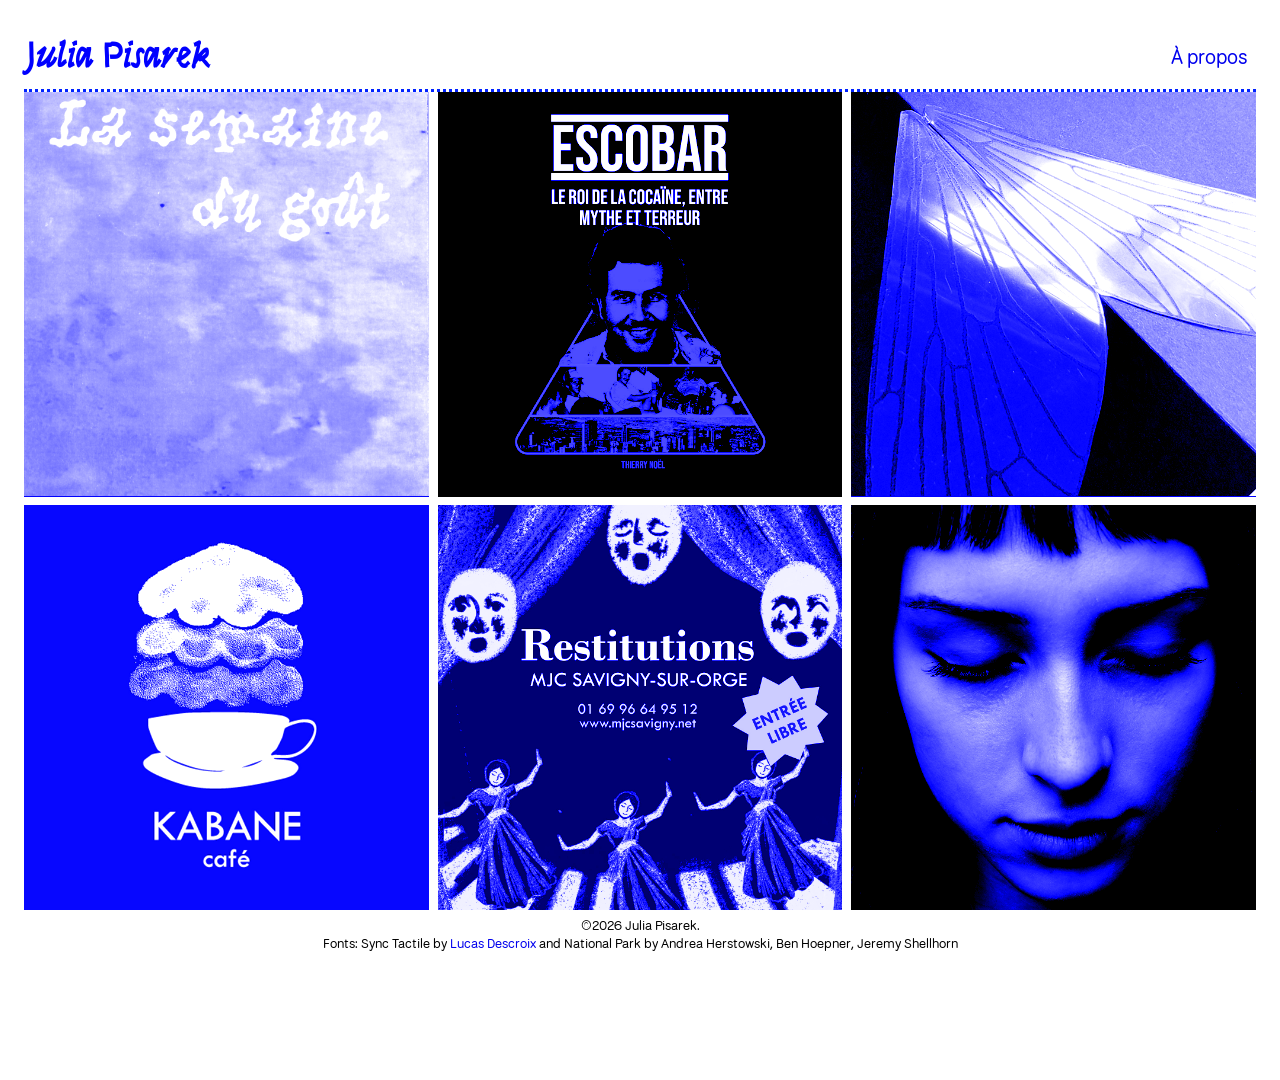
<file: index.html>
<!DOCTYPE html>
<html lang="fr">
<head>
    <meta charset="UTF-8">
    <meta name="viewport" content="width=device-width, initial-scale=1.0">
    <title>Julisarek portfolio</title>
    <link rel="icon" type="image/x-icon" href="image/image/logo.ico">
    <link rel="stylesheet" href="style.css">
</head>
<body>
    <header>
        <h1>Julia Pisarek</h1>
        <nav>
        
            
            
                <a class="apropos-text" href="apropos.html">À propos</a>
        
        </nav>
     
    </header>
    <main>
    <div class="grid portfolio-grid">
   
            <a class="image-container" href="semainedugout.html">
                <img src="minia/depliant.jpg" alt="Dépliant" width="200" height="148">
                <div class="overlay"></div>
                <p class="image-text">Dépliant</p>
            </a>
            <a class="image-container" href="gangster.html">
                <img src="minia/gangster.jpg" alt="Gangster" width="200" height="148">
                <div class="overlay"></div>
                <p class="image-text">Gangster</p>
            </a>
            <a class="image-container" href="mouche.html">
                <img src="minia/livre.jpg" alt="Livre" width="200" height="148">
                <div class="overlay"></div>
                <p class="image-text">Livre</p>
            </a>
            <a class="image-container" href="kabanecafee.html">
                <img src="minia/kabane.jpg" alt="identité visuelle" width="200" height="148">
                <div class="overlay"></div>
                <p class="image-text">Identité Visuelle</p>
            </a>
            <a class="image-container" href="restitution.html">
                <img src="minia/stage.jpg" alt="Affiche" width="200" height="148">
                <div class="overlay"></div>
                <p class="image-text">Affiche</p>
            </a>
            <a class="image-container" href="photo.html">
                <img src="minia/photo.jpg" alt="Photo" width="200" height="148">
                <div class="overlay"></div>
                <p class="image-text">Photo</p>
            </a>
    
    </div>
    
    </main>
   <footer>
    <small>©2026 Julia Pisarek.
        <br>
        Fonts: Sync Tactile by <a href="https://www.lucasdescroix.fr/" target="_blank" rel="noopener noreferrer">Lucas Descroix</a>  and National Park by Andrea Herstowski, Ben Hoepner, Jeremy Shellhorn</small>
  </footer>
    <div class="spacer"></div>
</body>
</html>
</file>
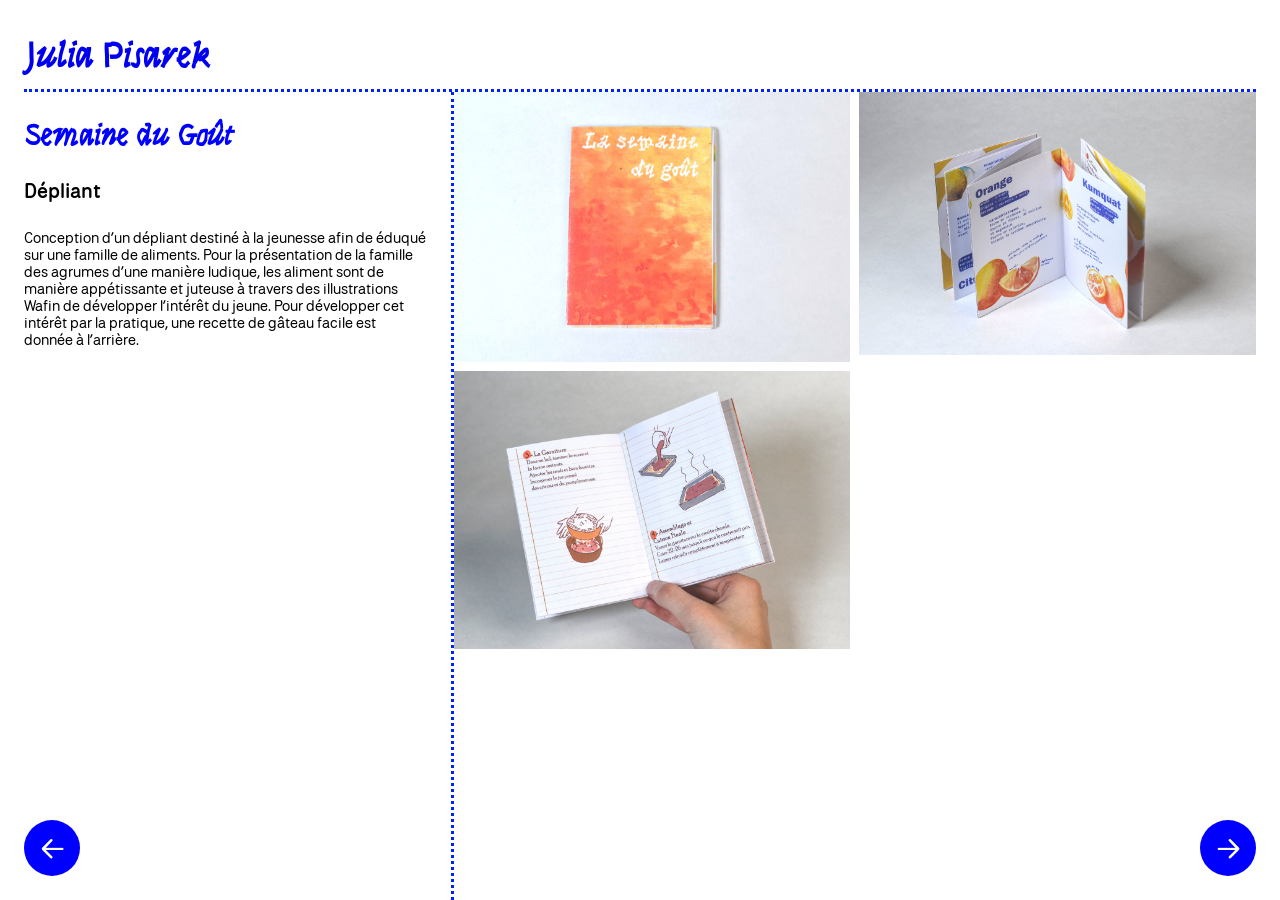
<file: Agrume.html>
<!DOCTYPE html>
<html lang="fr">
<head>
    <meta charset="UTF-8">
    <meta name="viewport" content="width=device-width, initial-scale=1.0">
    <title>Semaine du Goût</title>
    <link rel="icon" type="image/x-icon" href="image/image/logo.ico">
    <link rel="icon" type="image/x-icon" href="image/image/logo.ico">
    <link rel="stylesheet" href="style.css">
</head>
<body class="project-page">
    <header>
     <h1>
        <a href="index.html">Julia Pisarek</a>
    </h1>
    </header>
    

    <div class="contenu-projet">
    <div class="texte-projet">
    <h2>Semaine du Goût</h2>
    <h4>Dépliant</h4>
    <p>Conception d’un dépliant destiné à la jeunesse afin de éduqué sur une famille de aliments. 
Pour la présentation de la famille des agrumes d’une manière ludique, les aliment sont de manière appétissante et juteuse à travers des illustrations Wafin de développer l’intérêt du jeune. Pour développer cet intérêt par la pratique, une recette de gâteau facile est donnée à l’arrière.</p>
    </div>
    <main>
    <div class="grid">
        <img src="image/agrume/couverture.jpg" alt="riso" width="200" height="148">
  
        <img src="image/agrume/agrumer3.jpg" alt="edition" width="200" height="148">
 
        <img src="image/agrume/agrumer1.jpg" alt="riso" width="200" height="148">
  

        
    
    
    </div>

    </main>
    </div>
    <button class="previous-project" type="button" aria-label="Projet précédent : Portrait" onclick="goToNextProject('photo.html')">&#8592;</button>
    <button class="next-project" type="button" aria-label="Projet suivant : Gangster" onclick="goToNextProject('gangster.html')">&#8594;</button>
    <script>
        function goToNextProject(page) {
            window.location.href = page;
        }
    </script>
   
    
</body>
</html>
</file>
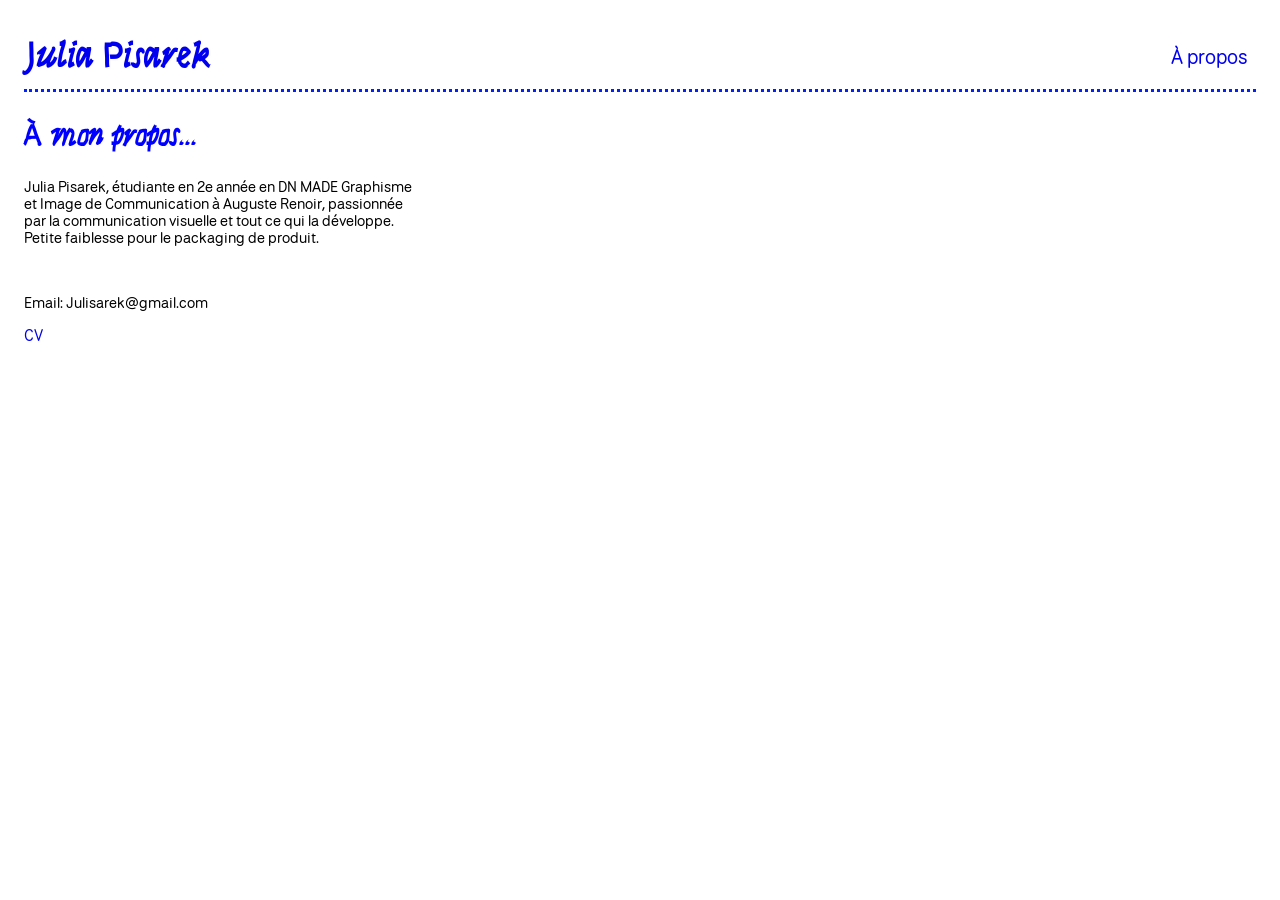
<file: apropos.html>
<!DOCTYPE html>
<html lang="fr">
<head>
    <meta charset="UTF-8">
    <meta name="viewport" content="width=device-width, initial-scale=1.0">
    <title>À propos</title>
    <link rel="icon" type="image/x-icon" href="image/image/logo.ico">
    <link rel="stylesheet" href="style.css">
</head>
<body>

    <header>
    
     <h1>
        <a href="index.html">Julia Pisarek</a>
    </h1>
  <nav>
        
            
            
                <a class="apropos-text" href="apropos.html">À propos</a>
        
        </nav>
    
    </header>
    <div class="contenu-projet">
    <div class="texte-projet">
    <h2>À mon propos...</h2>
    
    <p>Julia Pisarek, étudiante en 2e année en DN MADE Graphisme et Image de Communication à Auguste Renoir, passionnée par la communication visuelle et tout ce qui la développe. Petite faiblesse pour le packaging de produit. </p>
    <br>
    <p>Email: Julisarek@gmail.com</p>
    <a href="juliapisarek-cv.pdf" target="_blank">CV</a>
   
    
</body>
</html>
</file>
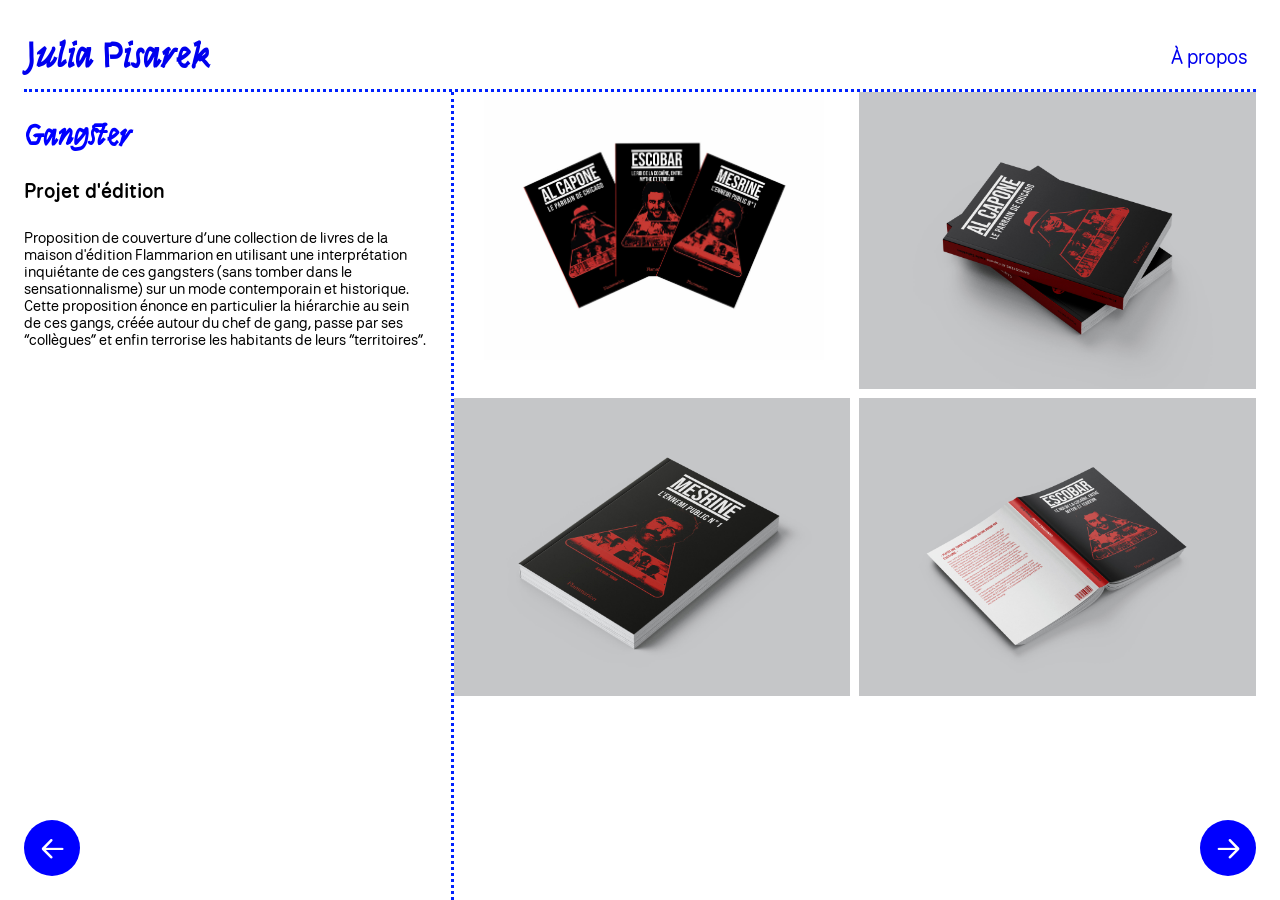
<file: gangster.html>
<!DOCTYPE html>
<html lang="fr">
<head>
    <meta charset="UTF-8">
    <meta name="viewport" content="width=device-width, initial-scale=1.0">
    <title>Gangster</title>
    <link rel="icon" type="image/x-icon" href="image/image/logo.ico">
    <link rel="stylesheet" href="style.css">
</head>
<body class="project-page">

    <header>
    
     <h1>
        <a href="index.html">Julia Pisarek</a>
    </h1>
    <nav>
        
            
            
                <a class="apropos-text" href="apropos.html">À propos</a>
        
        </nav>
    
    </header>
    <div class="contenu-projet">
    <div class="texte-projet">
    <h2>Gangster</h2>
    <h4>Projet d'édition</h4>
    <p>Proposition de couverture d’une collection de livres de la maison d'édition Flammarion en utilisant une interprétation inquiétante de ces gangsters (sans tomber dans le sensationnalisme) sur un mode contemporain et historique.
Cette proposition énonce en particulier la hiérarchie au sein de ces gangs, créée autour du chef de gang, passe par ses “collègues” et enfin terrorise les habitants de leurs “territoires”.
 </p>
    </div>
    <main>
    <div class="grid">

        <img src="minia/gangsterr/laserie.jpg" alt="collection" width="200" height="148">

        <img src="minia/gangsterr/freebookmockup5resultat.jpg" alt="couverture Al capone" width="200" height="148">
  
        <img src="minia/gangsterr/freebookmockup4resultat.jpg" alt="couverture Mesrin" width="200" height="148">
        <a>
        <img src="minia/gangsterr/freebookmockup7escoresultat.jpg" alt="couverture Escobar" width="200" height="148">
        </a>
  
    </div>
    </main>
    </nav>
    </div>
    <button class="previous-project" type="button" aria-label="Projet précédent : Semaine du Goût" onclick="goToNextProject('semainedugout.html')">&#8592;</button>
    <button class="next-project" type="button" aria-label="Projet suivant : Mouche" onclick="goToNextProject('mouche.html')">&#8594;</button>
    <script>
        function goToNextProject(page) {
            window.location.href = page;
        }
    </script>
   
    
</body>
</html>
</file>
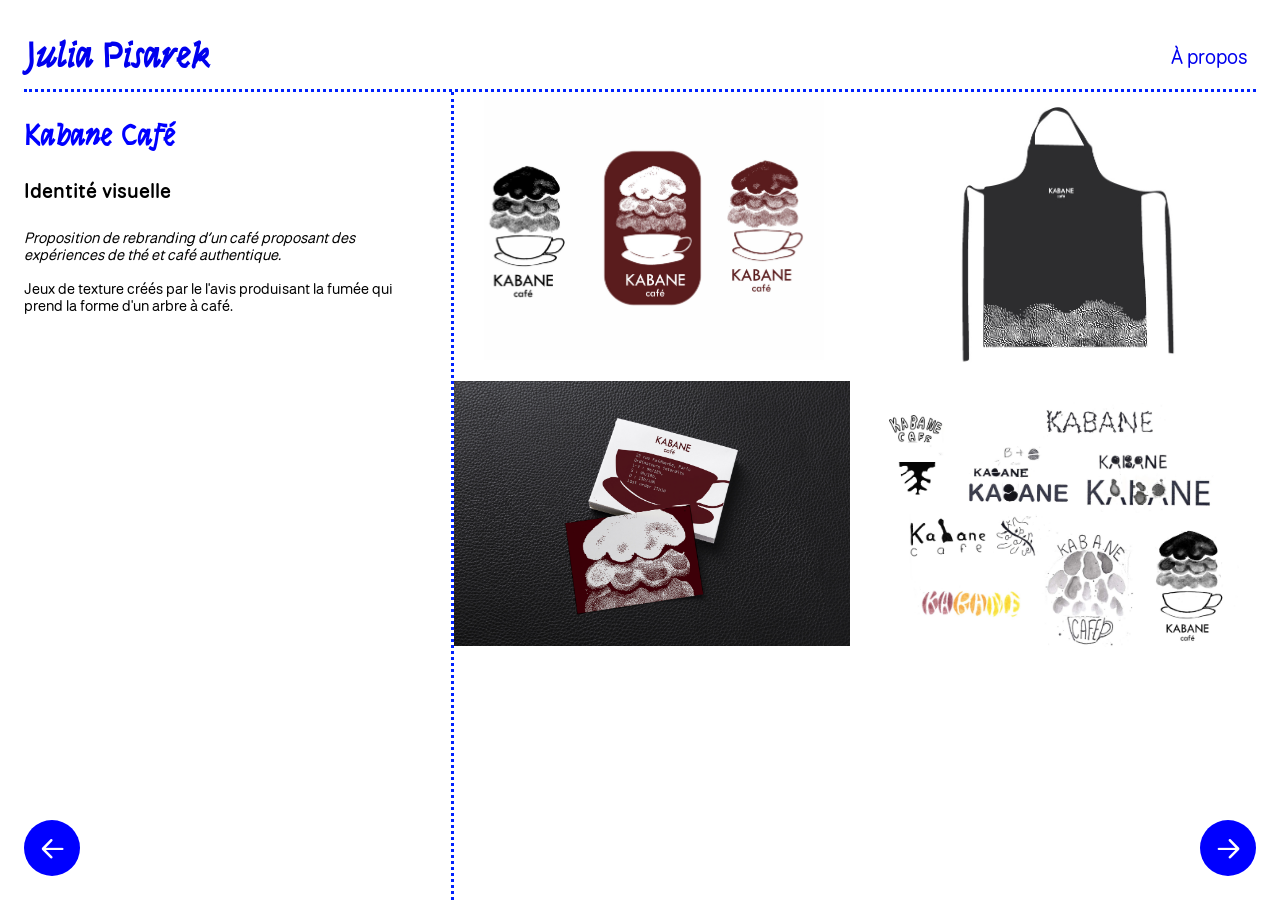
<file: Kabane.html>
<!DOCTYPE html>
<html lang="fr">
<head>
    <meta charset="UTF-8">
    <meta name="viewport" content="width=device-width, initial-scale=1.0">
    <title>kabane Café</title>
    <link rel="icon" type="image/x-icon" href="image/image/logo.ico">
    <link rel="stylesheet" href="style.css">
</head>
<body class="project-page">

    <header>
    
     <h1>
        <a href="index.html">Julia Pisarek</a>
    </h1>
  <nav>
        
            
            
                <a class="apropos-text" href="apropos.html">À propos</a>
        
        </nav>
    </header>
    <div class="contenu-projet">
    <div class="texte-projet">
    <h2>Kabane Café</h2>
    <h4>Identité visuelle</h4>
    <p><i>Proposition de rebranding d’un café proposant des expériences de thé et café authentique.</i>
        <br>
        <br>
Jeux de texture créés par le l'avis produisant la fumée qui prend la forme d'un arbre à café.</p>
    </div>
    <main>
    <div class="grid">

        <img src="image/agrume/plandetravail1.jpg" alt="riso" width="200" height="148">

        <img src="image/agrume/tabliermotif1.jpg" alt="riso" width="200" height="148">
  
        
 
        <img src="minia/agrume/cartesdevisitevuedessus.jpg" alt="riso" width="200" height="148">
        <img src="image/agrume/kabanecafe.jpg" alt="riso" width="200" height="148">
  
    </div>
    </main>
    </nav>
    </div>
    <button class="previous-project" type="button" aria-label="Projet précédent : Mouche" onclick="goToNextProject('mouche.html')">&#8592;</button>
    <button class="next-project" type="button" aria-label="Projet suivant : Restitution" onclick="goToNextProject('restitution.html')">&#8594;</button>
    <script>
        function goToNextProject(page) {
            window.location.href = page;
        }
    </script>
   
    
</body>
</html>
</file>
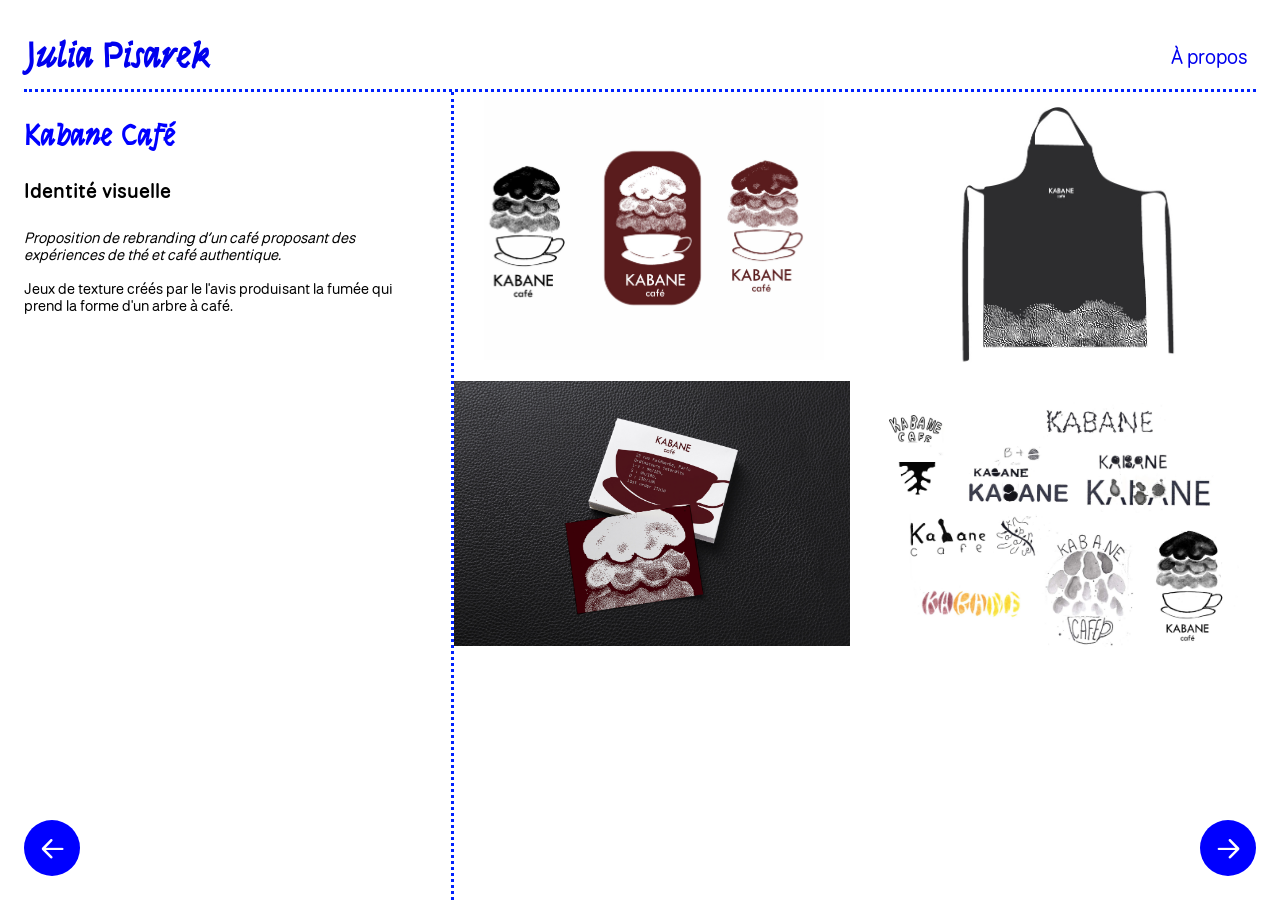
<file: kabanecafee.html>
<!DOCTYPE html>
<html lang="fr">
<head>
    <meta charset="UTF-8">
    <meta name="viewport" content="width=device-width, initial-scale=1.0">
    <title>kabane Café</title>
    <link rel="icon" type="image/x-icon" href="image/image/logo.ico">
    <link rel="stylesheet" href="style.css">
</head>
<body class="project-page">

    <header>
    
     <h1>
        <a href="index.html">Julia Pisarek</a>
    </h1>
  <nav>
        
            
            
                <a class="apropos-text" href="apropos.html">À propos</a>
        
        </nav>
    </header>
    <div class="contenu-projet">
    <div class="texte-projet">
    <h2>Kabane Café</h2>
    <h4>Identité visuelle</h4>
    <p><i>Proposition de rebranding d’un café proposant des expériences de thé et café authentique.</i>
        <br>
        <br>
Jeux de texture créés par le l'avis produisant la fumée qui prend la forme d'un arbre à café.</p>
    </div>
    <main>
    <div class="grid">

        <img src="image/agrume/plandetravail1.jpg" alt="logotype" width="200" height="148">

        <img src="image/agrume/tabliermotif1.jpg" alt="mock-up tablier" width="200" height="148">
  
        
 
        <img src="minia/agrume/cartesdevisitevuedessus.jpg" alt="carte de visite" width="200" height="148">
        <img src="image/agrume/kabanecafe.jpg" alt="recherche" width="200" height="148">
  
    </div>
    </main>
    </nav>
    </div>
    <button class="previous-project" type="button" aria-label="Projet précédent : Mouche" onclick="goToNextProject('mouche.html')">&#8592;</button>
    <button class="next-project" type="button" aria-label="Projet suivant : Restitution" onclick="goToNextProject('restitution.html')">&#8594;</button>
    <script>
        function goToNextProject(page) {
            window.location.href = page;
        }
    </script>
   
    
</body>
</html>
</file>
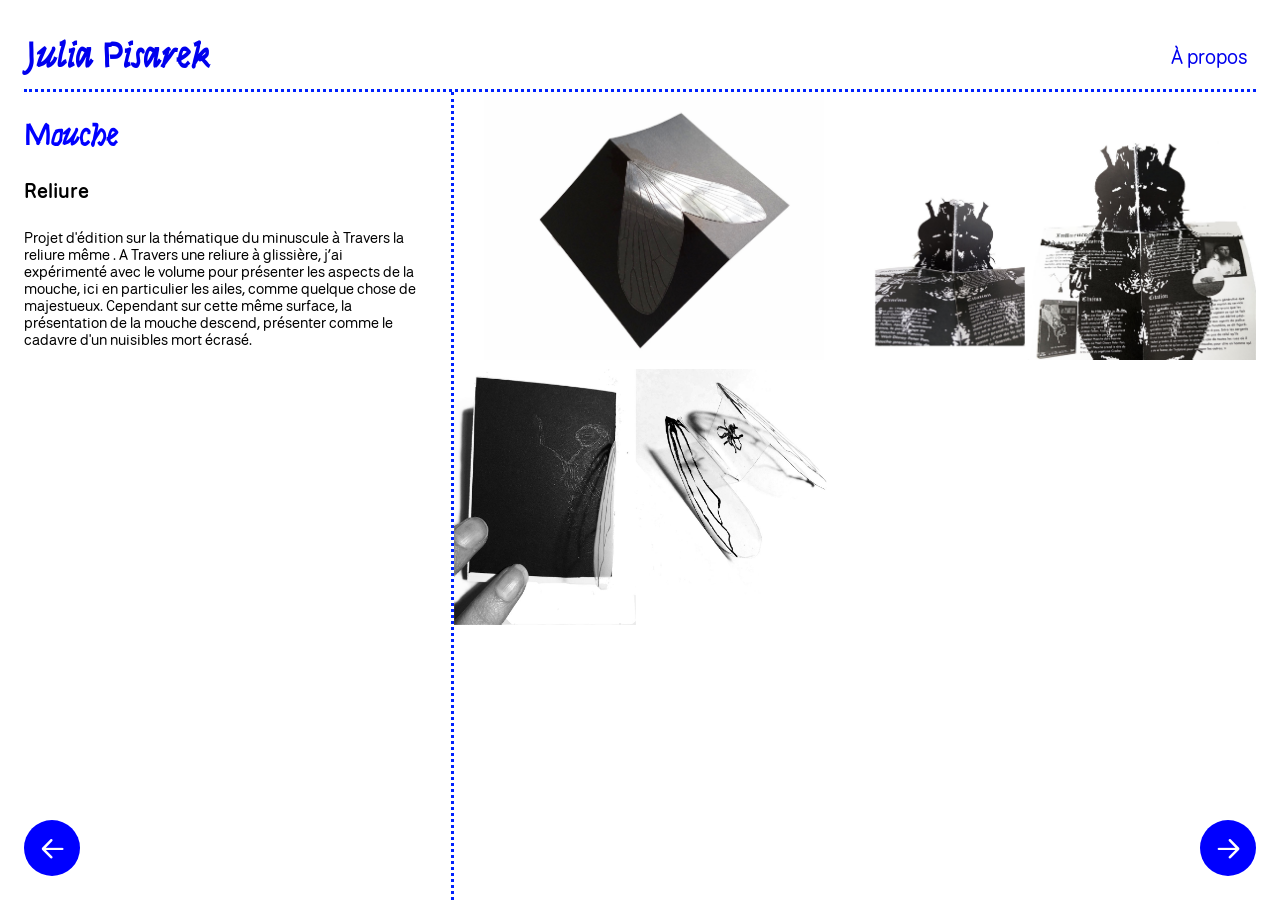
<file: mouche.html>
<!DOCTYPE html>
<html lang="fr">
<head>
    <meta charset="UTF-8">
    <meta name="viewport" content="width=device-width, initial-scale=1.0">
    <title>Mouche</title>
    <link rel="icon" type="image/x-icon" href="image/image/logo.ico">
    <link rel="stylesheet" href="style.css">
</head>
<body class="project-page">

    <header>
    
     <h1>
        <a href="index.html">Julia Pisarek</a>
    </h1>
    <nav>
        
            
            
                <a class="apropos-text" href="apropos.html">À propos</a>
        
        </nav>
    
    </header>
    <div class="contenu-projet">
    <div class="texte-projet">
    <h2>Mouche</h2>
    <h4>Reliure</h4>
    <p>Projet d'édition sur la thématique du minuscule à Travers la reliure même . A Travers une reliure à glissière, j’ai expérimenté avec le volume pour présenter les aspects de la mouche, ici en particulier les ailes, comme quelque chose de majestueux. Cependant sur cette même surface, la présentation de la mouche descend, présenter comme le cadavre d'un nuisibles mort écrasé.</p>
    </div>
    <main>
    <div class="grid">

        <img src="image/agrume/1mo.jpg" alt="Reliure" width="200" height="148">

        <img src="image/agrume/2mo.jpg" alt="Pop up Interne" width="200" height="148">
  
        
 
        <img src="image/agrume/3mo.jpg" alt="Maquette" width="200" height="148">
  
    </div>
    </main>
    </nav>
    </div>
    <button class="previous-project" type="button" aria-label="Projet précédent : Gangster" onclick="goToNextProject('gangster.html')">&#8592;</button>
    <button class="next-project" type="button" aria-label="Projet suivant : Kabane Café" onclick="goToNextProject('kabanecafee.html')">&#8594;</button>
    <script>
        function goToNextProject(page) {
            window.location.href = page;
        }
    </script>
   
    
</body>
</html>
</file>
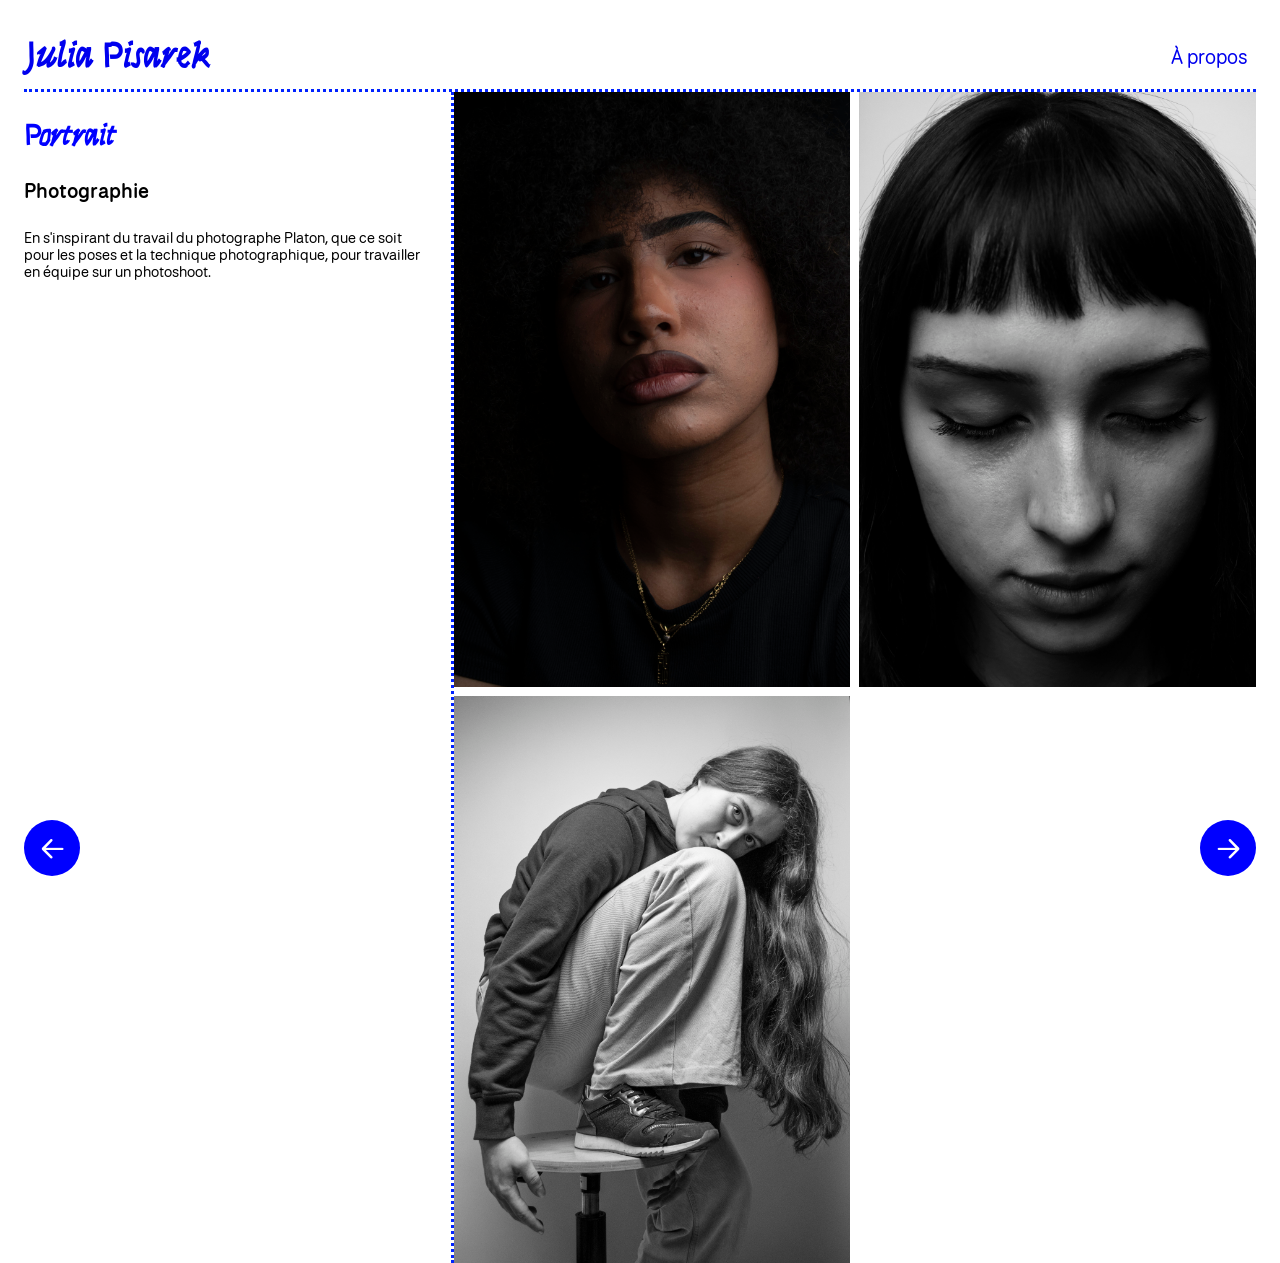
<file: photo.html>
<!DOCTYPE html>
<html lang="fr">
<head>
    <meta charset="UTF-8">
    <meta name="viewport" content="width=device-width, initial-scale=1.0">
    <title>Portrait</title>
    <link rel="icon" type="image/x-icon" href="image/image/logo.ico">
    <link rel="stylesheet" href="style.css">
</head>
<body class="project-page">

    <header>
    
     <h1>
        <a href="index.html">Julia Pisarek</a>
    </h1>
  <nav>
        
            
            
                <a class="apropos-text" href="apropos.html">À propos</a>
        
        </nav>
    </header>
    <div class="contenu-projet">
    <div class="texte-projet">
    <h2>Portrait</h2>
    <h4>Photographie</h4>
    <p> En s'inspirant du travail du photographe Platon, que ce soit pour les poses et la technique photographique, pour travailler en équipe sur un photoshoot.</p>
    </div>
    <main>
    <div class="grid">

        <img src="image/Photo/lilou.jpg" alt="Portrait de Lilou" width="200" height="148">

        <img src="image/Photo/mariapaz.jpg" alt="Portrait de Maria Paz" width="200" height="148">
  
        
 
        <img src="image/Photo/thea.jpg" alt="Portrait de Théa" width="200" height="148">
        
  
    </div>
    </main>
    </nav>
    </div>
    <button class="previous-project" type="button" aria-label="Projet précédent : Restitution" onclick="goToNextProject('restitution.html')">&#8592;</button>
    <button class="next-project" type="button" aria-label="Projet suivant : Semaine du Goût" onclick="goToNextProject('semainedugout.html')">&#8594;</button>
    <script>
        function goToNextProject(page) {
            window.location.href = page;
        }
    </script>
   
    
</body>
</html>
</file>
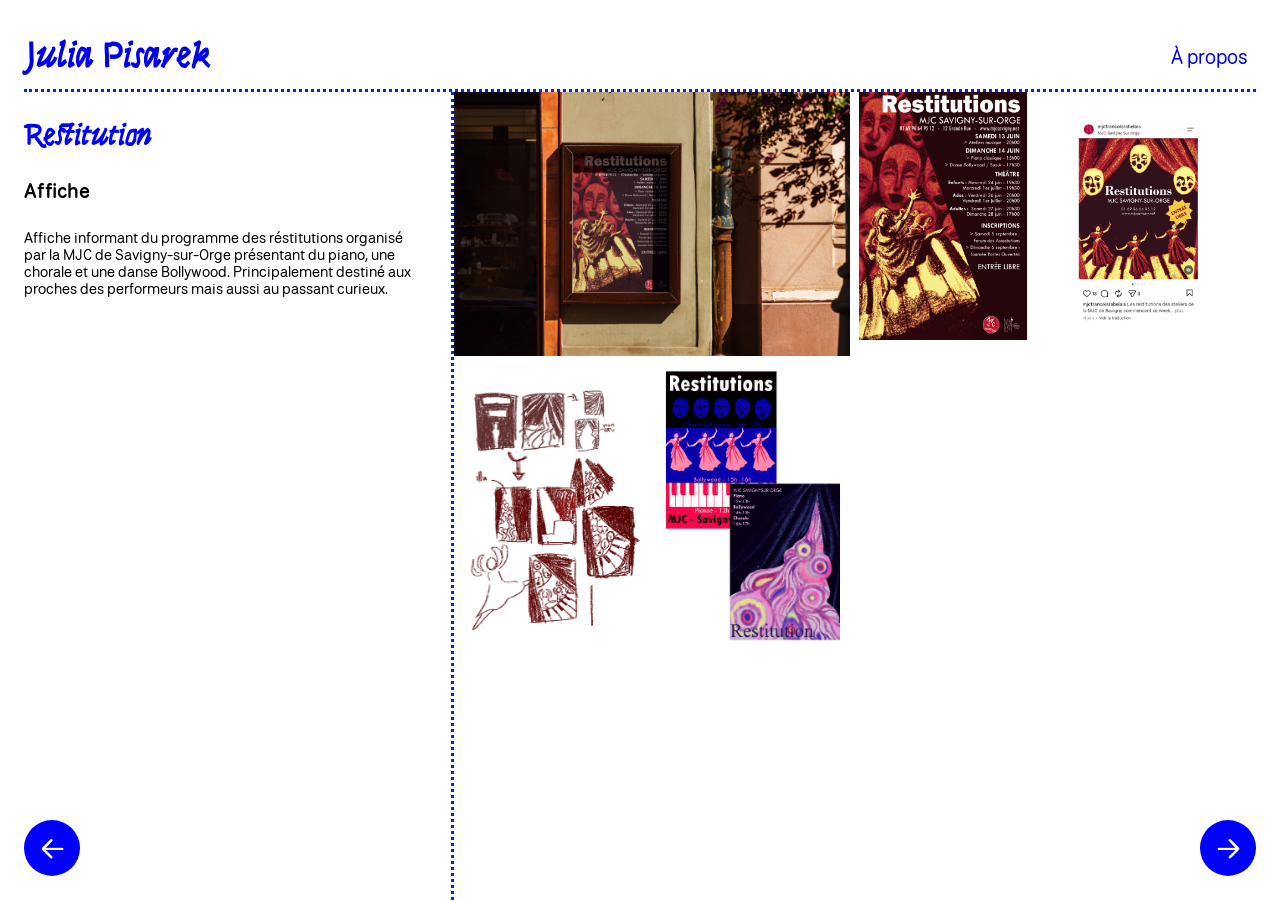
<file: restitution.html>
<!DOCTYPE html>
<html lang="fr">
<head>
    <meta charset="UTF-8">
    <meta name="viewport" content="width=device-width, initial-scale=1.0">
    <title>Restitution</title>
    <link rel="icon" type="image/x-icon" href="image/image/logo.ico">
    <link rel="stylesheet" href="style.css">
</head>
<body class="project-page">

    <header>
    
     <h1>
        <a href="index.html">Julia Pisarek</a>
    </h1>
    <nav>
        
            
            
                <a class="apropos-text" href="apropos.html">À propos</a>
        
        </nav>
    
    </header>
    <div class="contenu-projet">
    <div class="texte-projet">
    <h2>Restitution</h2>
    <h4>Affiche</h4>
    <p>Affiche informant du programme des réstitutions organisé par la MJC de Savigny-sur-Orge présentant du piano, une chorale et une danse Bollywood. Principalement destiné aux proches des performeurs mais aussi au passant curieux.</p>
    </div>
    <main>
    <div class="grid">

        <img src="image/stage/mocka.jpg" alt="Affiche" width="200" height="148">
        <img src="portfolio.jpg" alt="Affiche" width="200" height="148">

        <img src="image/stage/exploa.jpg" alt="Recherche" width="200" height="148">
  
    </div>
    </main>
    </nav>
    </div>
    <button class="previous-project" type="button" aria-label="Projet précédent : Kabane Café" onclick="goToNextProject('kabanecafee.html')">&#8592;</button>
    <button class="next-project" type="button" aria-label="Projet suivant : Portrait" onclick="goToNextProject('photo.html')">&#8594;</button>
    <script>
        function goToNextProject(page) {
            window.location.href = page;
        }
    </script>
   
    
</body>
</html>
</file>
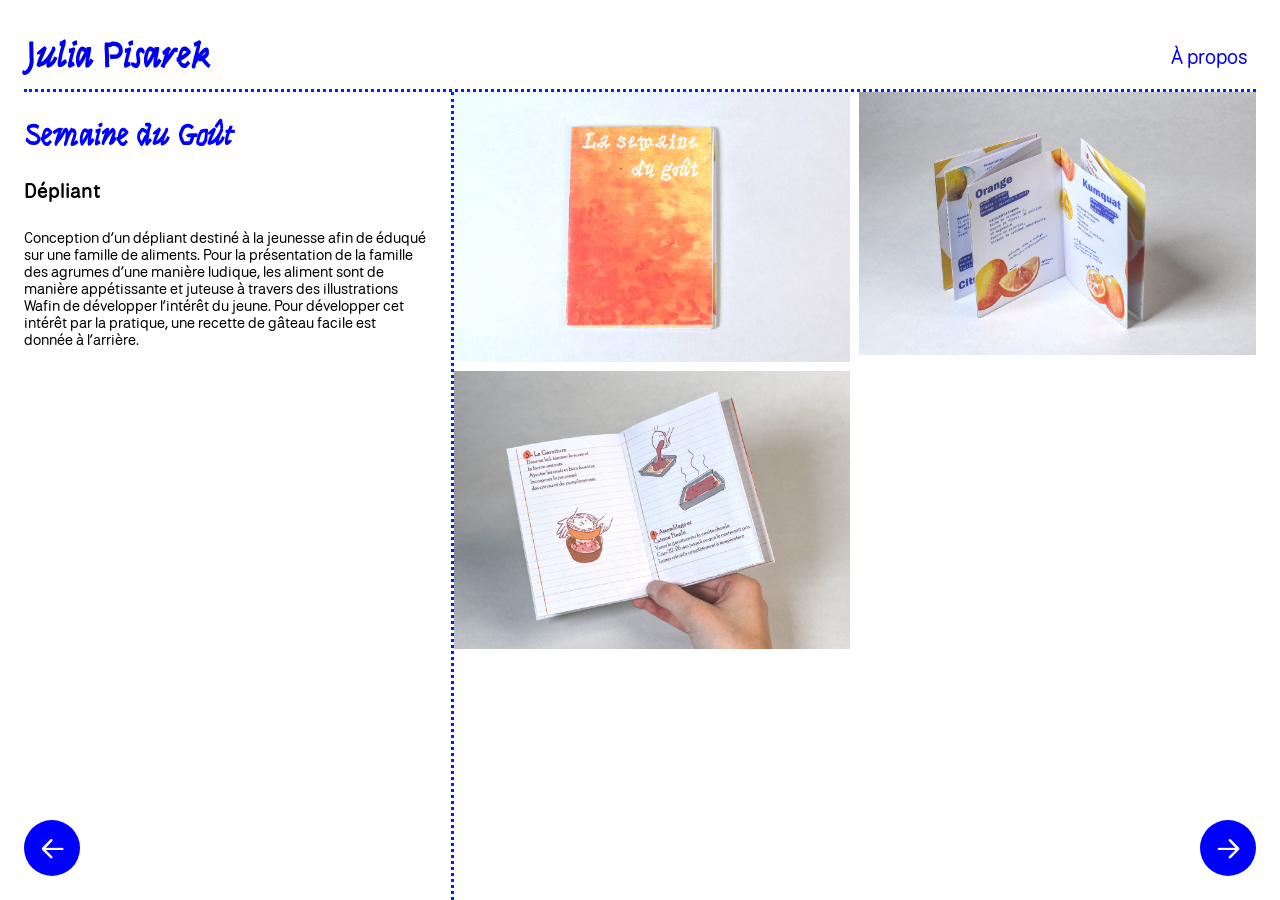
<file: semainedugout.html>
<!DOCTYPE html>
<html lang="fr">
<head>
    <meta charset="UTF-8">
    <meta name="viewport" content="width=device-width, initial-scale=1.0">
    <title>Semaine du Goût</title>
    <link rel="icon" type="image/x-icon" href="image/image/logo.ico">
    <link rel="stylesheet" href="style.css">
</head>
<body class="project-page">
    <header>
     <h1>
        <a href="index.html">Julia Pisarek</a>
    </h1>
     <nav>
        
            
            
                <a class="apropos-text" href="apropos.html">À propos</a>
        
        </nav>
    </header>
    

    <div class="contenu-projet">
    <div class="texte-projet">
    <h2>Semaine du Goût</h2>
    <h4>Dépliant</h4>
    <p>Conception d’un dépliant destiné à la jeunesse afin de éduqué sur une famille de aliments. 
Pour la présentation de la famille des agrumes d’une manière ludique, les aliment sont de manière appétissante et juteuse à travers des illustrations Wafin de développer l’intérêt du jeune. Pour développer cet intérêt par la pratique, une recette de gâteau facile est donnée à l’arrière.</p>
    </div>
    <main>
    <div class="grid">
        <img src="image/agrume/couverture.jpg" alt="couverture" width="200" height="148">
  
        <img src="image/agrume/agrumer3.jpg" alt="coté info" width="200" height="148">
 
        <img src="image/agrume/agrumer1.jpg" alt="coté recette " width="200" height="148">
  

        
    
    
    </div>

    </main>
    </div>
    <button class="previous-project" type="button" aria-label="Projet précédent : Kabane Café" onclick="goToNextProject('kabane.html')">←</button>
    <button class="next-project" type="button" aria-label="Projet suivant : Gangster" onclick="goToNextProject('gangster.html')">→</button>
    <script>
        function goToNextProject(page) {
            window.location.href = page;
        }
    </script>
   
    
</body>
</html>
</file>
<file: style.css>
@font-face {
  font-family: "National Park";
  src: url("fonts/nationalparkregular.woff2") format("woff2");
  font-style: normal;
  font-weight: 400;
  font-display: swap;
}

@font-face {
  font-family: "National Park";
  src: url("fonts/nationalparkmedium.woff2") format("woff2");
  font-style: normal;
  font-weight: 500;
  font-display: swap;
}

@font-face {
  font-family: "National Park";
  src: url("fonts/nationalparksemibold.woff2") format("woff2");
  font-style: normal;
  font-weight: 600;
  font-display: swap;
}

@font-face {
  font-family: "Syne Tactile";
  src: url("fonts/SyneTactile-Regular.woff2") format("woff2");
  font-style: normal;
  font-weight: 400;
  font-display: swap;
}

html {
    overflow-x: clip;
}

body{
    color: rgb(0, 0, 0);
    font-family: "National Park", sans-serif;
    width: 100%;
    max-width: none;
    box-sizing: border-box;
    margin: 0;
    padding: clamp(12px, 2vw, 24px);
    
}

body.project-page {
    min-height: 100vh;
    display: flex;
    flex-direction: column;
    padding-bottom: 0;
}

nav {
  position: sticky;
  display: grid;
  grid-template-columns: minmax(0, 1fr) auto;
  align-items: center;
  gap: 5px;
  width: min(50vw, 70px);
  height: 2em;
  min-width: 0;
  max-width: min(50vw, 70px);
  box-sizing: border-box;
}

.apropos-container {
  position: relative;
  width: 100%;
  height: 100%;
  min-width: 0;
  overflow: visible;
}

.apropos-toggle {
  position: absolute;
  width: 1px;
  height: 1px;
  overflow: hidden;
  clip-path: inset(50%);
}

.apropos-text {
  position: absolute;
  top: 50%;
  left: calc(100% - 85px);
  cursor: pointer;
  white-space: nowrap;
  transform: translateY(-50%);
  transition: left 0.5s ease;
}

.apropos-content {
  position: absolute;
  top: 50%;
  left: 70px;
  right: 0;
  opacity: 0;
  font-size: 12px;
  line-height: 1.2;
  text-align: right;
  transform: translateY(-50%);
  pointer-events: none;
  transition: opacity 0.3s ease;
}

.apropos-toggle:checked ~ .apropos-text {
  left: -24px;
}

.apropos-toggle:checked ~ .apropos-content {
  opacity: 1;
  pointer-events: auto;
}

.apropos-toggle:focus-visible + .apropos-text {
  outline: 2px solid blue;
  outline-offset: 2px;
}

a { text-decoration: none; }


img{
    display: block;
    width: 100%;
    max-width: 100%;
    height: auto;
}


p {
    color: black;
    font-family: "National Park", sans-serif;
    font-size: 15px;
}

h1 {
    font-family: "Syne Tactile", system-ui, sans-serif;
    font-style: normal;
    color: blue;
    font-size: 36px;
    line-height: 1.8;
    margin: 0;

}

h2 {
    font-family:"Syne Tactile", system-ui, sans-serif;
    font-style: normal;
    color: blue;
    font-size: 30px;
    

}



h4 {
    color: rgb(0, 0, 0);
    font-size: 20px;
    font-family:"National Park", sans-serif

}

header{
    position: sticky;
    top: 0;
    z-index: 10;
    background: white;
    font-size: 20px;
    display: grid;
    grid-template-columns: auto auto;
    justify-content: space-between;
    align-items: center;
    border-bottom: 3px dotted rgb(0, 34, 255);
}


.nav {
    position: sticky;
    display: grid;
    grid-template-columns: repeat(auto-fill, minmax(400px, 1fr));
    justify-items: stretch;
    padding-left: 5vw;
    padding-right: 5vw;
    gap: 10px;
    font-weight: 300;
}


.grid{
    display:grid;
    grid-template-columns: repeat(auto-fit, minmax(min(100%, 320px), 1fr));
    gap: clamp(4px, 0.7vw, 10px);
    width: 100%;
    min-width: 0;
    margin: 0;
}

.portfolio-grid {
    grid-template-columns: 1fr;
}

#Portfolio {
  position: sticky;
  top: 0px;
}

footer {
  text-align: center;
  padding: 5px;
  color: black;
}

.image-container{
  display: grid;
  min-width: 0;
  text-decoration: none;
    position: relative;
}


.image-container img{
  grid-column: 1 / -1;
  grid-row: 1 / -1;
  transition: transform 0.6s ease;
   filter: brightness(1) contrast(1.15);
}

.image-container:hover img {
  filter: brightness(1); /* slight darken deepens the blue, keeps detail */

}


.image-container .image-text{
  grid-column: 1 / -1;
  grid-column: 1 / -1;
  grid-row: 1 / -1;
  display: grid;
  position: relative;
  z-index: 1;
  justify-self: stretch;
  align-self: end;
  box-sizing: border-box;
  width: 100%;
  max-width: 100%;
  height: fit-content;
  opacity: 0;
  background: white;
  color: #111;
  transition: transform 0.6s ease, opacity 0.6s ease;
  margin: 0 0 10px;
  padding: 10px 14px;
}


.image-container:hover .image-text{
 opacity: 1;
}


.overlay{
  grid-column: 1 / -1;
  grid-row: 1 / -1;
  position: relative;
  width: 100%;
  height: 100%;
  background: rgb(0, 0, 255);
  mix-blend-mode: color; 
  filter: contrast(10); /* keeps luminosity, tints with pure blue */
  display: flex;
  justify-content: center;
  align-items: center;
  opacity: 1;
  transition: opacity 0.6s ease;
  pointer-events: none;

}


.image-text{
   color: rgb(247, 243, 255);
   font-family: "National Park", sans-serif;
   font-size: auto;
   text-align: center;
   padding: 5px;
   text-decoration: none ;
   transition: opacity 0.6s ease;
   
   
}


.image-container:hover .overlay{
   opacity: 0;
}

/* Mise en page des pages de projet */
.contenu-projet {
    display: grid;
    flex: 1;
    grid-template-columns: minmax(0, 1fr) minmax(0, 2fr);
    gap: clamp(12px, 2vw, 24px);
}

.texte-projet {
    position: sticky;
    top: 50px;
    align-self: start;
    background: white;
    z-index: 2;
}

.contenu-projet main {
    grid-column: 2;
    min-width: 0;
    border-left: 3px dotted rgb(0, 34, 255);
    margin: 0;
    padding: 0;
}

@media (max-width: 699px) {
    .contenu-projet { display: block; }
    .contenu-projet .texte-projet { position: static; }
    .contenu-projet main { border: 0; padding: 0; }
}

.contenu-projet .grid {
    grid-template-columns: repeat(2, minmax(0, 1fr));
    gap: clamp(4px, 0.7vw, 10px);
    width: 100%;
    margin: 0;
    padding: 0;
}

.contenu-projet .grid > img {
    min-width: 0;
    width: 100%;
}

@media (min-width: 600px) {
    .portfolio-grid {
        grid-template-columns: repeat(2, minmax(0, 1fr));
    }
}

@media (min-width: 900px) {
    .portfolio-grid {
        grid-template-columns: repeat(3, minmax(0, 1fr));
    }
}

.footer {
    padding-top: 105px;
    padding-bottom: 200px;
}

.footer p{
    text-align: center;
    font-size: 5px;
    font-weight: 300;
    
}

.spacer {
    height: 100px; /* ajuster la hauteur comme tu veux */
    width: 100%;
}

.next-project {
    position: fixed;
    right: 24px;
    bottom: 24px;
    z-index: 20;
    display: grid;
    place-items: center;
    width: 56px;
    height: 56px;
    border: 0;
    border-radius: 50%;
    background: blue;
    color: white;
    font: inherit;
    font-size: 32px;
    line-height: 1;
    cursor: pointer;
}

.previous-project {
    position: fixed;
    left: 24px;
    bottom: 24px;
    z-index: 20;
    display: grid;
    place-items: center;
    width: 56px;
    height: 56px;
    border: 0;
    border-radius: 50%;
    background: blue;
    color: white;
    font: inherit;
    font-size: 32px;
    line-height: 1;
    cursor: pointer;
}

.previous-project:hover {
    background: rgb(0, 34, 200);
}

.next-project:hover {
    background: rgb(0, 34, 200);
}

body, body * {
    cursor: url("cursor2.svg") 4 3, auto;
}

a, button, label, input, select, textarea, .apropos-text, .next-project, .previous-project {
    cursor: url("cursor2.svg") 4 3, pointer;
}
</file>
